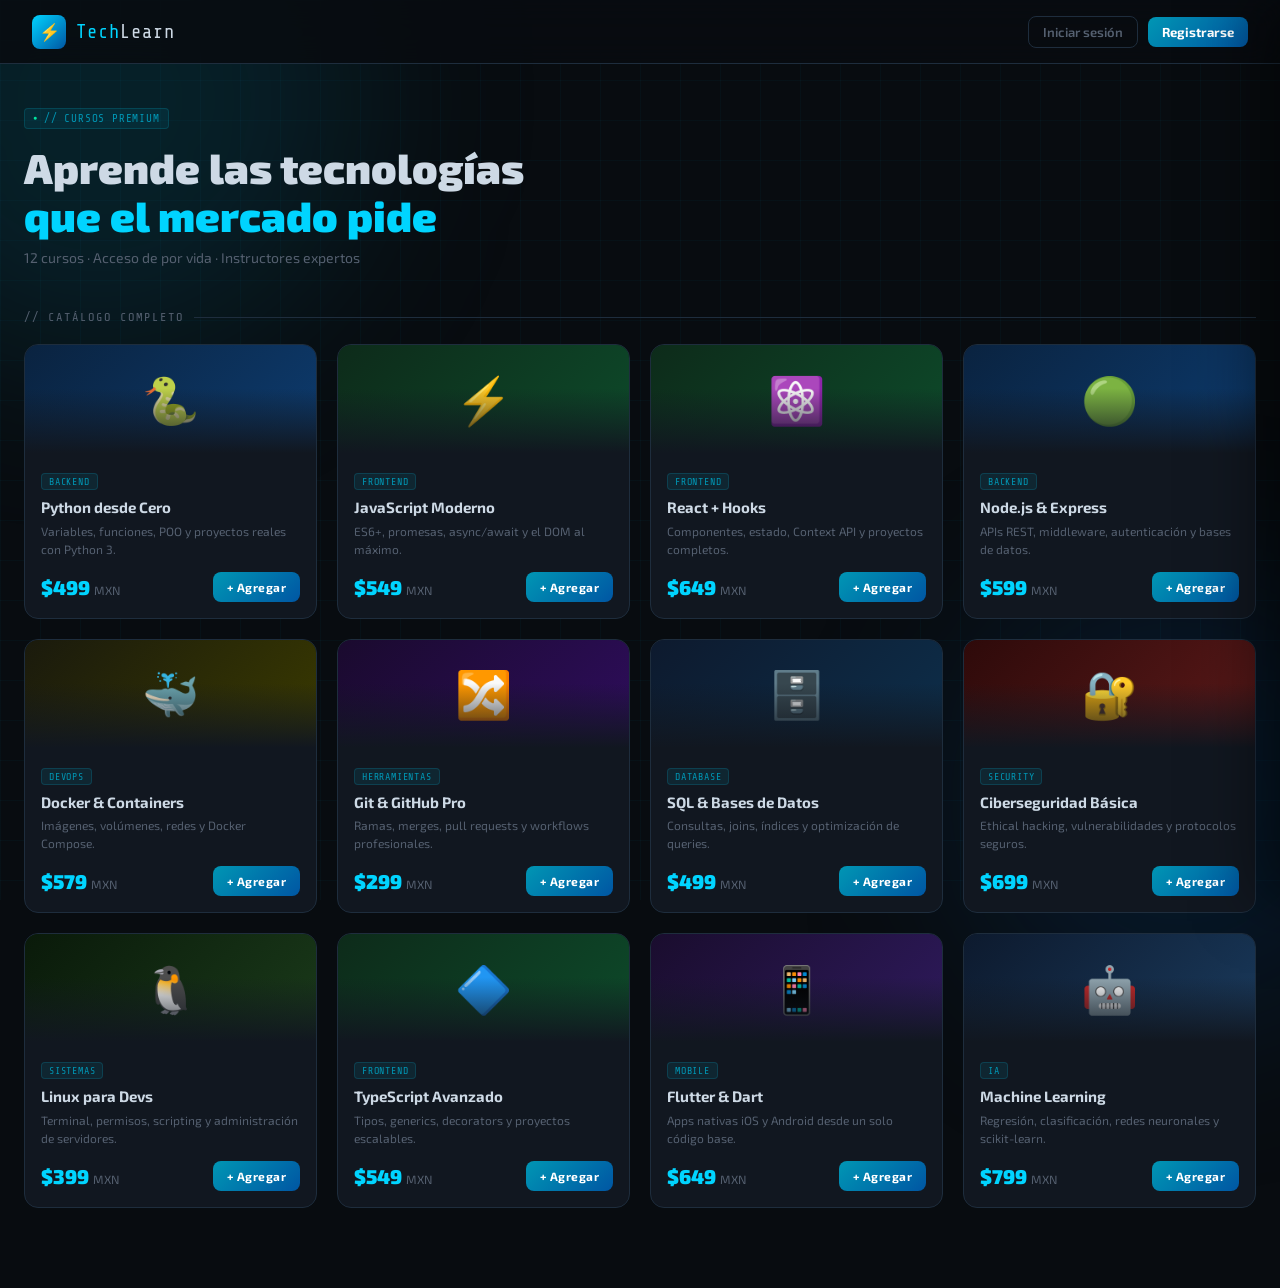
<file: index.html>
<!DOCTYPE html>
<html lang="es">
<head>
  <meta charset="UTF-8"/>
  <meta name="viewport" content="width=device-width, initial-scale=1.0"/>
  <title>TechLearn — Tienda</title>
  <link href="https://fonts.googleapis.com/css2?family=Share+Tech+Mono&family=Exo+2:wght@300;400;600;700;900&display=swap" rel="stylesheet"/>
  <link rel="stylesheet" href="css/styles.css"/>
  <link rel="stylesheet" href="css/store.css"/>
</head>
<body>

<div class="orb orb-1"></div>
<div class="orb orb-2"></div>
<div id="toast-container"></div>

<!-- Cart overlay -->
<div class="cart-overlay" id="cart-overlay"></div>

<!-- Cart panel -->
<div class="cart-panel" id="cart-panel">
  <div class="cart-header">
    <h2>🛒 Mi Carrito</h2>
    <button class="cart-close" id="cart-close-btn">✕</button>
  </div>
  <div class="cart-items" id="cart-items"></div>
  <div class="cart-footer" id="cart-footer">
    <div class="cart-summary">
      <div class="summary-row"><span>Cursos</span><span id="cart-qty">0</span></div>
      <div class="summary-row total"><span>Total</span><span id="cart-total">$0.00</span></div>
    </div>
    <button class="checkout-btn" id="checkout-btn">💳 Comprar ahora</button>
    <button class="btn-ghost" id="clear-btn">🗑️ Vaciar carrito</button>
  </div>
</div>

<!-- Navbar -->
<nav id="navbar">
  <div class="nav-logo logo">
    <div class="logo-icon">⚡</div>
    <div class="logo-text">Tech<span>Learn</span></div>
  </div>
  <div class="nav-right">
    <!-- Si no hay sesión -->
    <div id="nav-guest" class="nav-guest">
      <a href="login.html" class="nav-login-btn">Iniciar sesión</a>
      <a href="register.html" class="nav-register-btn">Registrarse</a>
    </div>
    <!-- Si hay sesión -->
    <div id="nav-user" class="nav-user-area" style="display:none">
      <span class="nav-greeting">Hola, <strong id="user-name"></strong></span>
      <button class="cart-btn" id="cart-open-btn">
        🛒 Carrito
        <div class="cart-count" id="cart-count">0</div>
      </button>
      <button class="logout-btn" id="logout-btn">Salir →</button>
    </div>
  </div>
</nav>

<!-- Modal login requerido -->
<div class="modal-overlay" id="modal-overlay">
  <div class="modal" id="modal-login">
    <div class="modal-icon">🔐</div>
    <h3>Inicia sesión primero</h3>
    <p>Necesitas una cuenta para agregar cursos al carrito.</p>
    <a href="login.html" class="btn-primary" style="display:block;text-align:center;text-decoration:none;padding:12px;border-radius:8px;margin-top:4px;">Iniciar sesión</a>
    <a href="register.html" class="modal-register-link">¿No tienes cuenta? Regístrate →</a>
    <button class="modal-close" id="modal-close-btn">✕</button>
  </div>
</div>

<!-- Main -->
<main class="store-main">
  <div class="hero">
    <div class="hero-tag badge">// CURSOS PREMIUM</div>
    <h1>Aprende las tecnologías<br/><span>que el mercado pide</span></h1>
    <p>12 cursos · Acceso de por vida · Instructores expertos</p>
  </div>

  <div class="section-title">// Catálogo completo</div>
  <div class="courses-grid" id="courses-grid"></div>
</main>

<script src="js/store.js"></script>
</body>
</html>
</file>
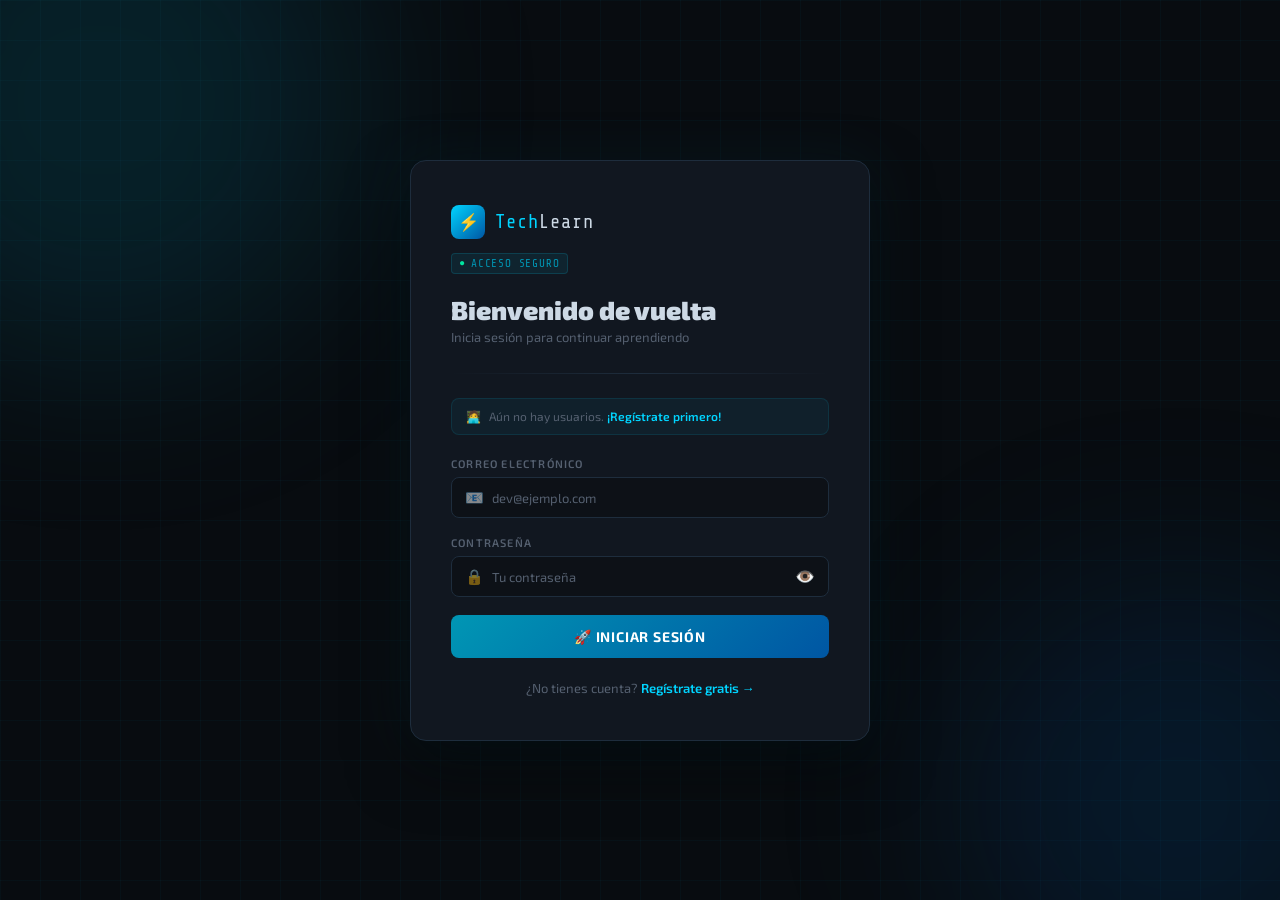
<file: login.html>
<!DOCTYPE html>
<html lang="es">
<head>
  <meta charset="UTF-8"/>
  <meta name="viewport" content="width=device-width, initial-scale=1.0"/>
  <title>TechLearn — Login</title>
  <link href="https://fonts.googleapis.com/css2?family=Share+Tech+Mono&family=Exo+2:wght@300;400;600;700;900&display=swap" rel="stylesheet"/>
  <link rel="stylesheet" href="css/styles.css"/>
  <link rel="stylesheet" href="css/auth.css"/>
</head>
<body>
<div class="orb orb-1"></div>
<div class="orb orb-2"></div>
<div id="toast-container"></div>

<div class="auth-page">
  <div class="auth-card" id="auth-card">

    <div class="logo">
      <div class="logo-icon">⚡</div>
      <div class="logo-text">Tech<span>Learn</span></div>
    </div>

    <div class="badge" style="margin-top:14px">ACCESO SEGURO</div>

    <h1>Bienvenido de vuelta</h1>
    <p class="subtitle">Inicia sesión para continuar aprendiendo</p>
    <div class="divider"></div>

    <div class="user-hint" id="user-hint">
      🧑‍💻 <span id="user-count-msg">Cargando...</span>
    </div>

    <div class="field">
      <label>Correo electrónico</label>
      <div class="input-wrap">
        <span class="icon">📧</span>
        <input type="email" id="correo" placeholder="dev@ejemplo.com" autocomplete="off"/>
      </div>
      <div class="field-error" id="err-correo">Ingresa un correo válido</div>
    </div>

    <div class="field">
      <label>Contraseña</label>
      <div class="input-wrap">
        <span class="icon">🔒</span>
        <input type="password" id="password" placeholder="Tu contraseña"/>
        <button class="toggle-pw" id="toggle-btn" type="button">👁️</button>
      </div>
      <div class="field-error" id="err-password">Contraseña incorrecta</div>
    </div>

    <button class="btn-primary" id="login-btn">🚀 Iniciar sesión</button>

    <div class="footer-link">
      ¿No tienes cuenta? <a href="register.html">Regístrate gratis →</a>
    </div>

  </div>
</div>

<script src="js/login.js"></script>
</body>
</html>
</file>
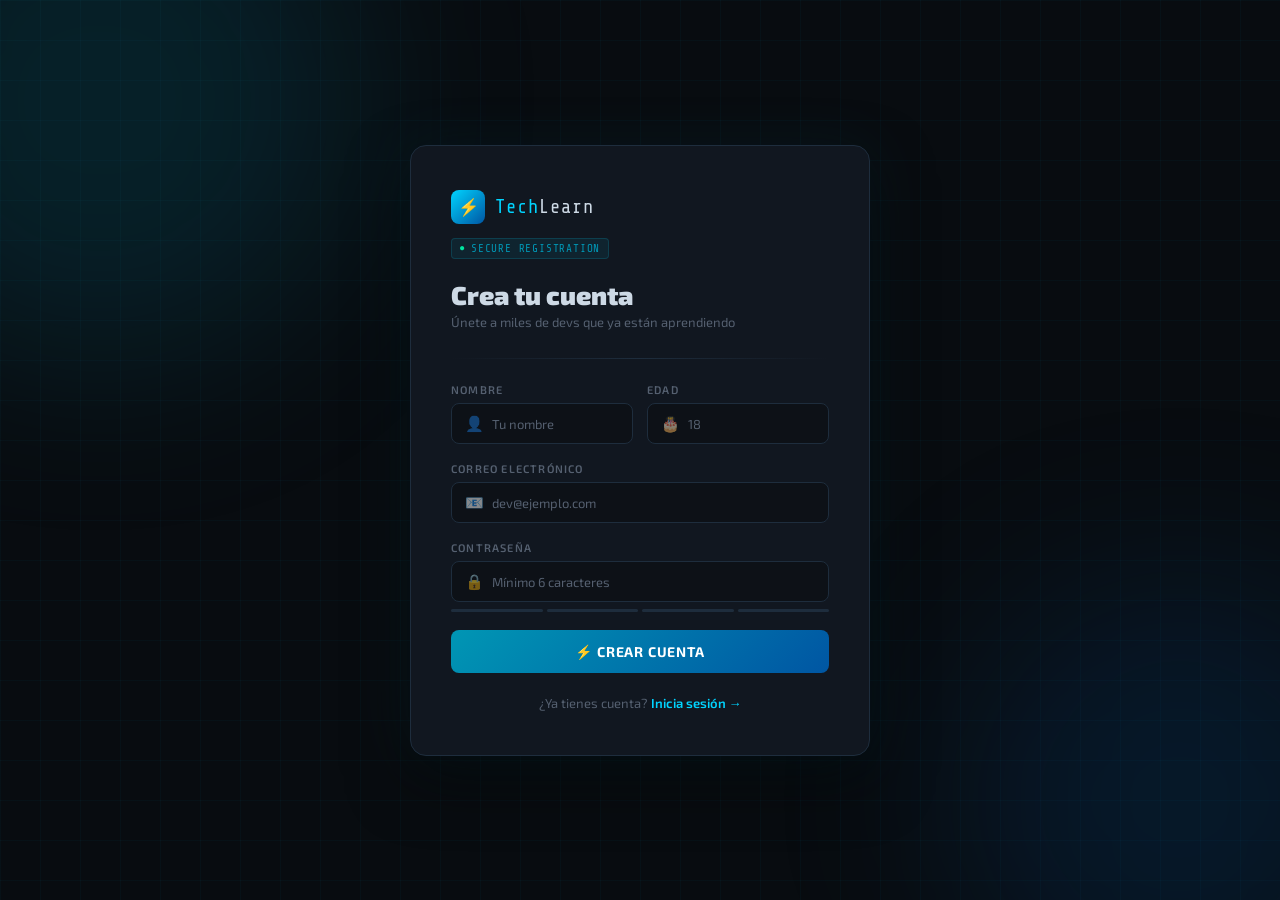
<file: register.html>
<!DOCTYPE html>
<html lang="es">
<head>
  <meta charset="UTF-8"/>
  <meta name="viewport" content="width=device-width, initial-scale=1.0"/>
  <title>TechLearn — Registro</title>
  <link href="https://fonts.googleapis.com/css2?family=Share+Tech+Mono&family=Exo+2:wght@300;400;600;700;900&display=swap" rel="stylesheet"/>
  <link rel="stylesheet" href="css/styles.css"/>
  <link rel="stylesheet" href="css/auth.css"/>
</head>
<body>
<div class="orb orb-1"></div>
<div class="orb orb-2"></div>
<div id="toast-container"></div>

<div class="auth-page">
  <div class="auth-card" id="auth-card">

    <div class="logo">
      <div class="logo-icon">⚡</div>
      <div class="logo-text">Tech<span>Learn</span></div>
    </div>

    <div class="badge" style="margin-top:14px">SECURE REGISTRATION</div>

    <h1>Crea tu cuenta</h1>
    <p class="subtitle">Únete a miles de devs que ya están aprendiendo</p>
    <div class="divider"></div>

    <div class="form-row">
      <div class="field">
        <label>Nombre</label>
        <div class="input-wrap">
          <span class="icon">👤</span>
          <input type="text" id="nombre" placeholder="Tu nombre" autocomplete="off"/>
        </div>
        <div class="field-error" id="err-nombre">Ingresa tu nombre</div>
      </div>
      <div class="field">
        <label>Edad</label>
        <div class="input-wrap">
          <span class="icon">🎂</span>
          <input type="number" id="edad" placeholder="18" min="1" max="120"/>
        </div>
        <div class="field-error" id="err-edad">Edad inválida (1–120)</div>
      </div>
    </div>

    <div class="field">
      <label>Correo electrónico</label>
      <div class="input-wrap">
        <span class="icon">📧</span>
        <input type="email" id="correo" placeholder="dev@ejemplo.com" autocomplete="off"/>
      </div>
      <div class="field-error" id="err-correo">Correo inválido</div>
    </div>

    <div class="field">
      <label>Contraseña</label>
      <div class="input-wrap">
        <span class="icon">🔒</span>
        <input type="password" id="password" placeholder="Mínimo 6 caracteres" autocomplete="new-password"/>
      </div>
      <div class="strength-bar">
        <div class="strength-seg" id="s1"></div>
        <div class="strength-seg" id="s2"></div>
        <div class="strength-seg" id="s3"></div>
        <div class="strength-seg" id="s4"></div>
      </div>
      <div class="strength-label" id="strength-label"></div>
      <div class="field-error" id="err-password">Mínimo 6 caracteres</div>
    </div>

    <button class="btn-primary" id="register-btn">⚡ Crear cuenta</button>

    <div class="footer-link">
      ¿Ya tienes cuenta? <a href="login.html">Inicia sesión →</a>
    </div>

  </div>
</div>

<script src="js/register.js"></script>
</body>
</html>
</file>
<file: css/styles.css>
/* ══════════════════════════════════════
   TechLearn — Estilos compartidos
   ══════════════════════════════════════ */

*, *::before, *::after { box-sizing: border-box; margin: 0; padding: 0; }

:root {
  --bg:      #080c10;
  --bg2:     #0d1117;
  --card:    #111720;
  --card2:   #151d28;
  --border:  #1e2d3d;
  --cyan:    #00d4ff;
  --cyan2:   #0096b4;
  --blue:    #0056a3;
  --text:    #cdd9e5;
  --muted:   #556070;
  --error:   #ff4d6d;
  --success: #00e5a0;
  --warn:    #ff9f1c;
}

html, body {
  min-height: 100%;
  background: var(--bg);
  color: var(--text);
  font-family: 'Exo 2', sans-serif;
  overflow-x: hidden;
}

/* ── Grid background ── */
body::before {
  content: '';
  position: fixed; inset: 0; z-index: 0;
  background-image:
    linear-gradient(rgba(0,212,255,.03) 1px, transparent 1px),
    linear-gradient(90deg, rgba(0,212,255,.03) 1px, transparent 1px);
  background-size: 40px 40px;
  pointer-events: none;
}

/* ── Orbs ── */
.orb {
  position: fixed; border-radius: 50%;
  filter: blur(90px); pointer-events: none; z-index: 0;
}
.orb-1 { width: 520px; height: 520px; top: -160px; left: -160px; background: rgba(0,150,180,.15); }
.orb-2 { width: 440px; height: 440px; bottom: -120px; right: -120px; background: rgba(0,86,163,.17); }

/* ── Logo ── */
.logo { display: flex; align-items: center; gap: 10px; }
.logo-icon {
  width: 34px; height: 34px;
  background: linear-gradient(135deg, var(--cyan), var(--blue));
  border-radius: 8px;
  display: flex; align-items: center; justify-content: center;
  font-size: 17px;
}
.logo-text { font-family: 'Share Tech Mono', monospace; font-size: 19px; color: var(--cyan); letter-spacing: 1px; }
.logo-text span { color: var(--text); }

/* ── Badge ── */
.badge {
  display: inline-flex; align-items: center; gap: 6px;
  font-size: 11px; font-family: 'Share Tech Mono', monospace;
  color: var(--cyan2); background: rgba(0,212,255,.07);
  border: 1px solid rgba(0,212,255,.15);
  border-radius: 4px; padding: 3px 8px;
  letter-spacing: .8px;
}
.badge::before { content: '●'; font-size: 7px; color: var(--success); }

/* ── Divider ── */
.divider {
  height: 1px;
  background: linear-gradient(90deg, transparent, var(--border), transparent);
  margin: 24px 0;
}

/* ── Section title ── */
.section-title {
  font-family: 'Share Tech Mono', monospace;
  font-size: 12px; letter-spacing: 2px; color: var(--muted);
  text-transform: uppercase; margin-bottom: 20px;
  display: flex; align-items: center; gap: 10px;
}
.section-title::after { content: ''; flex: 1; height: 1px; background: var(--border); }

/* ── Buttons ── */
.btn-primary {
  width: 100%; padding: 13px;
  background: linear-gradient(135deg, var(--cyan2), var(--blue));
  border: none; border-radius: 8px; color: #fff;
  font-family: 'Exo 2', sans-serif; font-size: 14px; font-weight: 700;
  letter-spacing: .8px; text-transform: uppercase;
  cursor: pointer; position: relative; overflow: hidden;
  transition: opacity .2s, transform .1s, box-shadow .2s;
}
.btn-primary:hover { opacity: .9; box-shadow: 0 0 20px rgba(0,212,255,.3); }
.btn-primary:active { transform: scale(.98); }
.btn-primary::after {
  content: ''; position: absolute; inset: 0;
  background: linear-gradient(90deg, transparent, rgba(255,255,255,.08), transparent);
  transform: translateX(-100%); transition: transform .5s;
}
.btn-primary:hover::after { transform: translateX(100%); }

.btn-ghost {
  width: 100%; padding: 10px;
  background: none; border: 1px solid var(--border);
  border-radius: 8px; color: var(--muted);
  font-family: 'Exo 2', sans-serif; font-size: 13px; font-weight: 600;
  cursor: pointer; transition: border-color .2s, color .2s;
}
.btn-ghost:hover { border-color: var(--error); color: var(--error); }

/* ── Form fields ── */
.field { margin-bottom: 18px; }

label {
  display: block; font-size: 11px; font-weight: 600;
  letter-spacing: 1.2px; text-transform: uppercase;
  color: var(--muted); margin-bottom: 7px;
}

.input-wrap { position: relative; }
.input-wrap .icon {
  position: absolute; left: 14px; top: 50%;
  transform: translateY(-50%); font-size: 15px;
  opacity: .5; pointer-events: none;
}

input {
  width: 100%; background: var(--bg2);
  border: 1px solid var(--border); border-radius: 8px;
  color: var(--text); font-family: 'Exo 2', sans-serif;
  font-size: 14px; padding: 11px 14px 11px 40px;
  outline: none; transition: border-color .2s, box-shadow .2s;
}
input:focus { border-color: var(--cyan); box-shadow: 0 0 0 3px rgba(0,212,255,.12); }
input::placeholder { color: var(--muted); font-size: 13px; }
input.error-input { border-color: var(--error); }

.field-error { font-size: 11px; color: var(--error); margin-top: 5px; display: none; }

/* ── Auth card ── */
.auth-page {
  position: relative; z-index: 1;
  min-height: 100vh;
  display: flex; align-items: center; justify-content: center;
  padding: 40px 20px;
}
.auth-card {
  width: 100%; max-width: 460px;
  background: var(--card); border: 1px solid var(--border);
  border-radius: 16px; padding: 44px 40px;
  box-shadow: 0 0 60px rgba(0,212,255,.06), 0 24px 60px rgba(0,0,0,.5);
  animation: fadeUp .5s ease both;
}
.auth-card h1 { font-size: 26px; font-weight: 900; margin: 20px 0 4px; }
.auth-card .subtitle { font-size: 13px; color: var(--muted); margin-bottom: 28px; }

.footer-link { text-align: center; margin-top: 22px; font-size: 13px; color: var(--muted); }
.footer-link a { color: var(--cyan); text-decoration: none; font-weight: 600; }
.footer-link a:hover { text-decoration: underline; }

/* ── Toast ── */
#toast-container {
  position: fixed; bottom: 24px; right: 24px;
  z-index: 9999; display: flex; flex-direction: column; gap: 10px;
}
.toast {
  display: flex; align-items: center; gap: 12px;
  background: var(--card); border: 1px solid var(--border);
  border-radius: 10px; padding: 14px 18px;
  min-width: 270px; max-width: 360px;
  box-shadow: 0 8px 30px rgba(0,0,0,.5);
  animation: slideIn .3s ease both; font-size: 14px;
}
.toast.success { border-left: 3px solid var(--success); }
.toast.error   { border-left: 3px solid var(--error); }
.toast.warn    { border-left: 3px solid var(--warn); }
.toast-icon { font-size: 18px; flex-shrink: 0; }
.toast-msg  { flex: 1; line-height: 1.4; }
.toast-close { background: none; border: none; color: var(--muted); font-size: 16px; cursor: pointer; }

/* ── Animations ── */
@keyframes fadeUp  { from { opacity:0; transform:translateY(24px); } to { opacity:1; transform:translateY(0); } }
@keyframes slideIn { from { opacity:0; transform:translateX(40px); } to { opacity:1; transform:translateX(0); } }
@keyframes slideOut{ from { opacity:1; transform:translateX(0); } to { opacity:0; transform:translateX(40px); } }
@keyframes shake   { 0%,100%{transform:translateX(0)} 20%,60%{transform:translateX(-6px)} 40%,80%{transform:translateX(6px)} }
@keyframes bump    { 0%,100%{transform:scale(1)} 50%{transform:scale(1.5)} }

/* ── Responsive ── */
@media (max-width: 600px) {
  .auth-card { padding: 32px 24px; }
}
</file>
<file: css/store.css>
/* ══════════════════════════════════════
   TechLearn — Estilos de la tienda
   ══════════════════════════════════════ */

/* ── Navbar ── */
#navbar {
  position: sticky; top: 0; z-index: 100;
  background: rgba(8,12,16,.88);
  backdrop-filter: blur(16px);
  border-bottom: 1px solid var(--border);
  padding: 0 32px;
  display: flex; align-items: center; justify-content: space-between;
  height: 64px;
}
.nav-logo { text-decoration: none; }
.nav-right { display: flex; align-items: center; gap: 12px; }

.nav-guest { display: flex; align-items: center; gap: 10px; }
.nav-login-btn {
  font-family: 'Exo 2', sans-serif; font-size: 13px; font-weight: 600;
  color: var(--muted); text-decoration: none; padding: 7px 14px;
  border: 1px solid var(--border); border-radius: 8px;
  transition: color .2s, border-color .2s;
}
.nav-login-btn:hover { color: var(--cyan); border-color: var(--cyan); }

.nav-register-btn {
  font-family: 'Exo 2', sans-serif; font-size: 13px; font-weight: 700;
  color: #fff; text-decoration: none; padding: 7px 14px;
  background: linear-gradient(135deg, var(--cyan2), var(--blue));
  border-radius: 8px;
  transition: opacity .2s, box-shadow .2s;
}
.nav-register-btn:hover { opacity: .9; box-shadow: 0 0 14px rgba(0,212,255,.3); }

.nav-user-area { display: flex; align-items: center; gap: 12px; }
.nav-greeting { font-size: 13px; color: var(--muted); }
.nav-greeting strong { color: var(--cyan); }

.cart-btn {
  position: relative; background: var(--card);
  border: 1px solid var(--border); border-radius: 10px;
  padding: 8px 16px; color: var(--text);
  font-family: 'Exo 2', sans-serif; font-size: 14px; font-weight: 600;
  cursor: pointer; display: flex; align-items: center; gap: 8px;
  transition: border-color .2s, box-shadow .2s;
}
.cart-btn:hover { border-color: var(--cyan); box-shadow: 0 0 12px rgba(0,212,255,.15); }

.cart-count {
  background: var(--cyan); color: #000;
  font-size: 11px; font-weight: 900;
  min-width: 18px; height: 18px; border-radius: 9px;
  display: flex; align-items: center; justify-content: center; padding: 0 4px;
}
.cart-count.bump { animation: bump .25s ease; }

.logout-btn {
  background: none; border: 1px solid var(--border); border-radius: 8px;
  color: var(--muted); font-family: 'Exo 2', sans-serif;
  font-size: 12px; padding: 7px 12px; cursor: pointer;
  transition: border-color .2s, color .2s;
}
.logout-btn:hover { border-color: var(--error); color: var(--error); }

/* ── Main layout ── */
.store-main {
  position: relative; z-index: 1;
  max-width: 1280px; margin: 0 auto;
  padding: 40px 24px 80px;
}

/* ── Hero ── */
.hero { margin-bottom: 44px; }
.hero-tag { margin-bottom: 14px; }
.hero h1 {
  font-size: clamp(26px, 4vw, 42px);
  font-weight: 900; line-height: 1.15;
}
.hero h1 span { color: var(--cyan); }
.hero p { color: var(--muted); font-size: 14px; margin-top: 10px; }

/* ── Courses grid ── */
.courses-grid {
  display: grid;
  grid-template-columns: repeat(auto-fill, minmax(265px, 1fr));
  gap: 20px;
}

/* ── Course card ── */
.course-card {
  background: var(--card); border: 1px solid var(--border);
  border-radius: 14px; overflow: hidden;
  transition: transform .2s, box-shadow .2s, border-color .2s;
}
.course-card:hover {
  transform: translateY(-4px);
  box-shadow: 0 16px 40px rgba(0,0,0,.4), 0 0 20px rgba(0,212,255,.07);
  border-color: rgba(0,212,255,.2);
}

.course-banner {
  height: 108px; display: flex;
  align-items: center; justify-content: center;
  font-size: 46px; position: relative; overflow: hidden;
}
.course-banner::after {
  content: ''; position: absolute; inset: 0;
  background: linear-gradient(180deg, transparent 40%, var(--card));
}

.course-body { padding: 16px; }
.course-tag {
  font-size: 10px; font-family: 'Share Tech Mono', monospace;
  color: var(--cyan2); background: rgba(0,212,255,.08);
  border: 1px solid rgba(0,212,255,.15);
  border-radius: 4px; padding: 2px 7px;
  display: inline-block; margin-bottom: 8px; letter-spacing: .8px;
}
.course-name { font-size: 15px; font-weight: 700; margin-bottom: 4px; line-height: 1.3; }
.course-desc { font-size: 12px; color: var(--muted); margin-bottom: 14px; line-height: 1.5; }

.course-footer { display: flex; align-items: center; justify-content: space-between; }
.course-price { font-size: 20px; font-weight: 900; color: var(--cyan); }
.course-price small { font-size: 12px; font-weight: 400; color: var(--muted); }

.add-btn {
  background: linear-gradient(135deg, var(--cyan2), var(--blue));
  border: none; border-radius: 8px; color: #fff;
  font-family: 'Exo 2', sans-serif; font-size: 12px; font-weight: 700;
  letter-spacing: .5px; padding: 8px 14px; cursor: pointer;
  transition: opacity .2s, box-shadow .2s, transform .1s;
}
.add-btn:hover { opacity: .9; box-shadow: 0 0 14px rgba(0,212,255,.3); }
.add-btn:active { transform: scale(.95); }
.add-btn.added { background: linear-gradient(135deg, #00e5a0, #00876a); }

/* ── Cart panel ── */
.cart-overlay {
  position: fixed; inset: 0; z-index: 200;
  background: rgba(0,0,0,.55); backdrop-filter: blur(4px);
  opacity: 0; pointer-events: none; transition: opacity .3s;
}
.cart-overlay.open { opacity: 1; pointer-events: all; }

.cart-panel {
  position: fixed; top: 0; right: 0; bottom: 0; z-index: 201;
  width: 100%; max-width: 420px;
  background: var(--bg2); border-left: 1px solid var(--border);
  display: flex; flex-direction: column;
  transform: translateX(100%);
  transition: transform .35s cubic-bezier(.4,0,.2,1);
  box-shadow: -20px 0 60px rgba(0,0,0,.5);
}
.cart-panel.open { transform: translateX(0); }

.cart-header {
  padding: 22px 24px; border-bottom: 1px solid var(--border);
  display: flex; align-items: center; justify-content: space-between;
}
.cart-header h2 { font-size: 17px; font-weight: 800; }
.cart-close {
  background: var(--card); border: 1px solid var(--border);
  border-radius: 8px; width: 32px; height: 32px;
  color: var(--muted); font-size: 15px; cursor: pointer;
  display: flex; align-items: center; justify-content: center;
  transition: color .2s, border-color .2s;
}
.cart-close:hover { color: var(--error); border-color: var(--error); }

.cart-items { flex: 1; overflow-y: auto; padding: 18px 24px; }
.cart-items::-webkit-scrollbar { width: 4px; }
.cart-items::-webkit-scrollbar-thumb { background: var(--border); border-radius: 2px; }

.cart-empty {
  display: flex; flex-direction: column;
  align-items: center; justify-content: center;
  height: 100%; gap: 12px; color: var(--muted); text-align: center;
}
.cart-empty .empty-icon { font-size: 50px; opacity: .35; }
.cart-empty p { font-size: 13px; line-height: 1.6; }

.cart-item {
  display: flex; align-items: center; gap: 12px;
  background: var(--card); border: 1px solid var(--border);
  border-radius: 10px; padding: 12px;
  margin-bottom: 10px; animation: fadeUp .25s ease both;
}
.cart-item-icon { font-size: 26px; flex-shrink: 0; }
.cart-item-info { flex: 1; min-width: 0; }
.cart-item-name { font-size: 13px; font-weight: 700; white-space: nowrap; overflow: hidden; text-overflow: ellipsis; }
.cart-item-price { font-size: 12px; color: var(--cyan); font-weight: 600; margin-top: 2px; }

.cart-item-controls { display: flex; align-items: center; gap: 6px; flex-shrink: 0; }
.qty-btn {
  background: var(--bg2); border: 1px solid var(--border);
  border-radius: 6px; width: 26px; height: 26px;
  color: var(--text); font-size: 14px; cursor: pointer;
  display: flex; align-items: center; justify-content: center;
  transition: border-color .2s, color .2s;
}
.qty-btn:hover { border-color: var(--cyan); color: var(--cyan); }
.qty-num { font-size: 13px; font-weight: 700; min-width: 16px; text-align: center; }
.remove-btn { background: none; border: none; color: var(--muted); font-size: 15px; cursor: pointer; transition: color .2s; }
.remove-btn:hover { color: var(--error); }

.cart-footer {
  padding: 18px 24px; border-top: 1px solid var(--border);
  display: none;
}
.cart-summary { margin-bottom: 14px; }
.summary-row {
  display: flex; justify-content: space-between;
  font-size: 13px; color: var(--muted); margin-bottom: 6px;
}
.summary-row.total {
  font-size: 19px; font-weight: 900; color: var(--text);
  border-top: 1px solid var(--border);
  padding-top: 10px; margin-top: 6px;
}
.summary-row.total span:last-child { color: var(--cyan); }

.checkout-btn {
  width: 100%; padding: 13px; margin-bottom: 10px;
  background: linear-gradient(135deg, var(--cyan2), var(--blue));
  border: none; border-radius: 10px; color: #fff;
  font-family: 'Exo 2', sans-serif; font-size: 14px; font-weight: 800;
  letter-spacing: .8px; text-transform: uppercase;
  cursor: pointer; transition: opacity .2s, box-shadow .2s;
}
.checkout-btn:hover { opacity: .9; box-shadow: 0 0 20px rgba(0,212,255,.3); }

/* ── Modal ── */
.modal-overlay {
  position: fixed; inset: 0; z-index: 300;
  background: rgba(0,0,0,.65); backdrop-filter: blur(6px);
  display: flex; align-items: center; justify-content: center;
  opacity: 0; pointer-events: none;
  transition: opacity .3s;
}
.modal-overlay.open { opacity: 1; pointer-events: all; }

.modal {
  background: var(--card); border: 1px solid var(--border);
  border-radius: 16px; padding: 36px 32px;
  max-width: 360px; width: 90%; text-align: center;
  position: relative;
  box-shadow: 0 0 60px rgba(0,212,255,.08), 0 24px 60px rgba(0,0,0,.5);
  animation: fadeUp .3s ease both;
}
.modal-icon { font-size: 44px; margin-bottom: 14px; }
.modal h3 { font-size: 20px; font-weight: 800; margin-bottom: 8px; }
.modal p { font-size: 13px; color: var(--muted); margin-bottom: 22px; line-height: 1.6; }
.modal-register-link {
  display: block; margin-top: 14px;
  font-size: 13px; color: var(--muted); text-decoration: none;
}
.modal-register-link:hover { color: var(--cyan); }
.modal-close {
  position: absolute; top: 14px; right: 14px;
  background: none; border: none; color: var(--muted);
  font-size: 18px; cursor: pointer; transition: color .2s;
}
.modal-close:hover { color: var(--error); }

/* ── Responsive ── */
@media (max-width: 600px) {
  #navbar { padding: 0 16px; }
  .nav-greeting { display: none; }
  .store-main { padding: 24px 16px 60px; }
  .cart-panel { max-width: 100%; }
}
</file>
<file: css/auth.css>
/* ══════════════════════════════════════
   TechLearn — Estilos de autenticación
   ══════════════════════════════════════ */

/* ── Form row (dos columnas) ── */
.form-row { display: flex; gap: 14px; }
.form-row .field { flex: 1; }

/* ── Toggle password ── */
.toggle-pw {
  position: absolute; right: 14px; top: 50%;
  transform: translateY(-50%);
  background: none; border: none;
  color: var(--muted); cursor: pointer; font-size: 16px;
  transition: color .2s;
}
.toggle-pw:hover { color: var(--cyan); }

/* ── Password strength ── */
.strength-bar { display: flex; gap: 4px; margin-top: 7px; }
.strength-seg { flex: 1; height: 3px; border-radius: 2px; background: var(--border); transition: background .3s; }
.strength-label { font-size: 11px; color: var(--muted); margin-top: 4px; transition: color .3s; }

/* ── User hint (login) ── */
.user-hint {
  display: flex; align-items: center; gap: 8px;
  background: rgba(0,212,255,.05);
  border: 1px solid rgba(0,212,255,.1);
  border-radius: 8px; padding: 10px 14px;
  font-size: 12px; color: var(--muted);
  margin-bottom: 22px;
}
.user-hint strong { color: var(--cyan); }
.user-hint a { color: var(--cyan); text-decoration: none; font-weight: 600; }
.user-hint a:hover { text-decoration: underline; }

/* ── Shake animation ── */
.shake { animation: shake .4s ease; }
</file>
